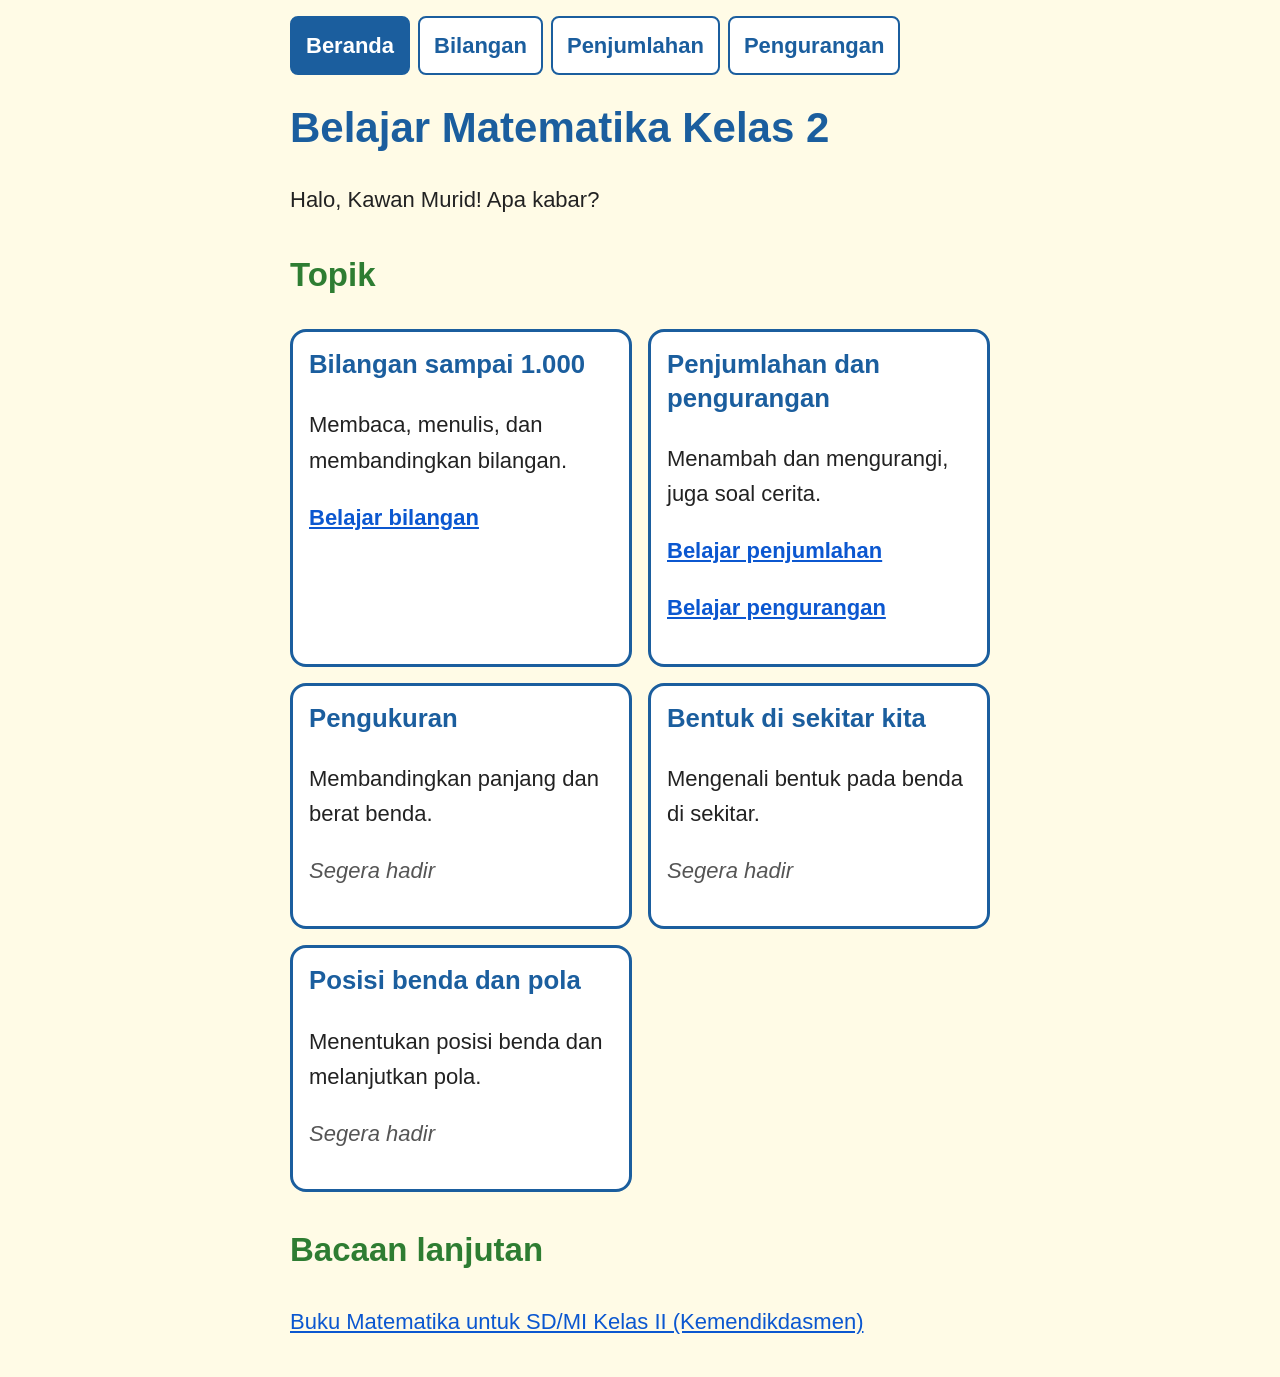
<file: index.html>
<!DOCTYPE html>
<html lang="id">
<head>
  <meta charset="UTF-8">
  <meta name="viewport" content="width=device-width, initial-scale=1">
  <title>Belajar Matematika Kelas 2</title>
  <link rel="stylesheet" href="css/style.css">
</head>
<body>
  <nav class="menu">
    <a href="index.html" aria-current="page">Beranda</a>
  </nav>
  <h1>Belajar Matematika Kelas 2</h1>
  <p>Halo, Kawan Murid! Apa kabar?</p>

  <h2>Topik</h2>
  <section class="kartu-topik">
    <article class="kartu">
      <h3>Bilangan sampai 1.000</h3>
      <p>Membaca, menulis, dan membandingkan bilangan.</p>
      <p><a href="topik/bilangan.html">Belajar bilangan</a></p>
    </article>
    <article class="kartu">
      <h3>Penjumlahan dan pengurangan</h3>
      <p>Menambah dan mengurangi, juga soal cerita.</p>
      <p><a href="topik/penjumlahan.html">Belajar penjumlahan</a></p>
      <p><a href="topik/pengurangan.html">Belajar pengurangan</a></p>
    </article>
    <article class="kartu">
      <h3>Pengukuran</h3>
      <p>Membandingkan panjang dan berat benda.</p>
      <p class="segera">Segera hadir</p>
    </article>
    <article class="kartu">
      <h3>Bentuk di sekitar kita</h3>
      <p>Mengenali bentuk pada benda di sekitar.</p>
      <p class="segera">Segera hadir</p>
    </article>
    <article class="kartu">
      <h3>Posisi benda dan pola</h3>
      <p>Menentukan posisi benda dan melanjutkan pola.</p>
      <p class="segera">Segera hadir</p>
    </article>
  </section>

  <h2>Bacaan lanjutan</h2>
  <p>
    <a href="https://buku.kemendikdasmen.go.id/katalog/matematika-untuk-sdmi-kelas-ii">
      Buku Matematika untuk SD/MI Kelas II (Kemendikdasmen)
    </a>
  </p>
  <script src="js/menu.js"></script>
</body>
</html>
</file>
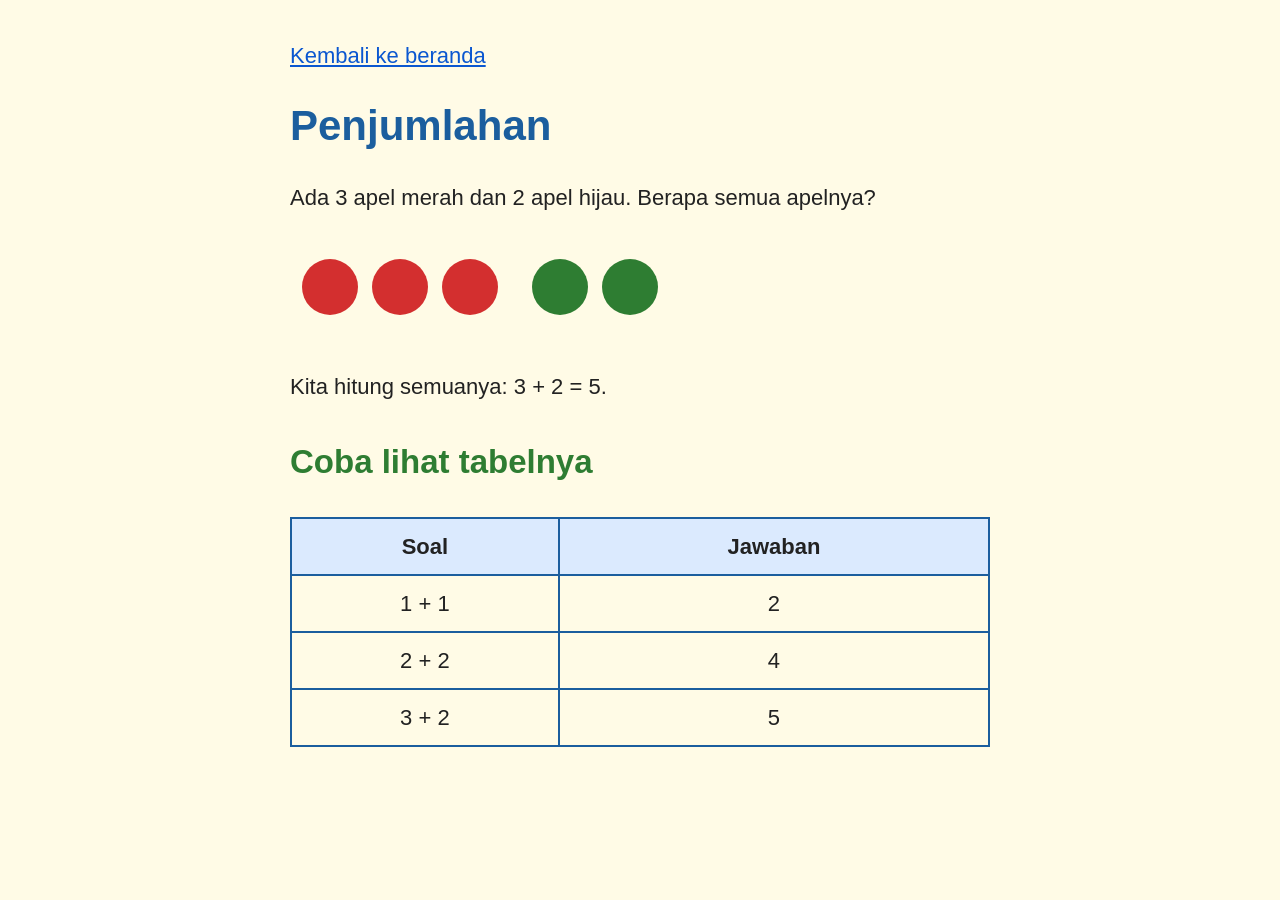
<file: contoh-materi.html>
<!DOCTYPE html>
<html lang="id">
<head>
  <meta charset="UTF-8">
  <meta name="viewport" content="width=device-width, initial-scale=1">
  <title>Penjumlahan | Belajar Matematika Kelas 2</title>
  <link rel="stylesheet" href="css/style.css">
</head>
<body>
  <p><a href="index.html">Kembali ke beranda</a></p>

  <h1>Penjumlahan</h1>
  <p>Ada 3 apel merah dan 2 apel hijau. Berapa semua apelnya?</p>

  <img src="gambar/apel.svg" alt="Tiga apel merah dan dua apel hijau">

  <p>Kita hitung semuanya: 3 + 2 = 5.</p>

  <h2>Coba lihat tabelnya</h2>
  <table>
    <tr>
      <th>Soal</th>
      <th>Jawaban</th>
    </tr>
    <tr>
      <td>1 + 1</td>
      <td>2</td>
    </tr>
    <tr>
      <td>2 + 2</td>
      <td>4</td>
    </tr>
    <tr>
      <td>3 + 2</td>
      <td>5</td>
    </tr>
  </table>
</body>
</html>
</file>
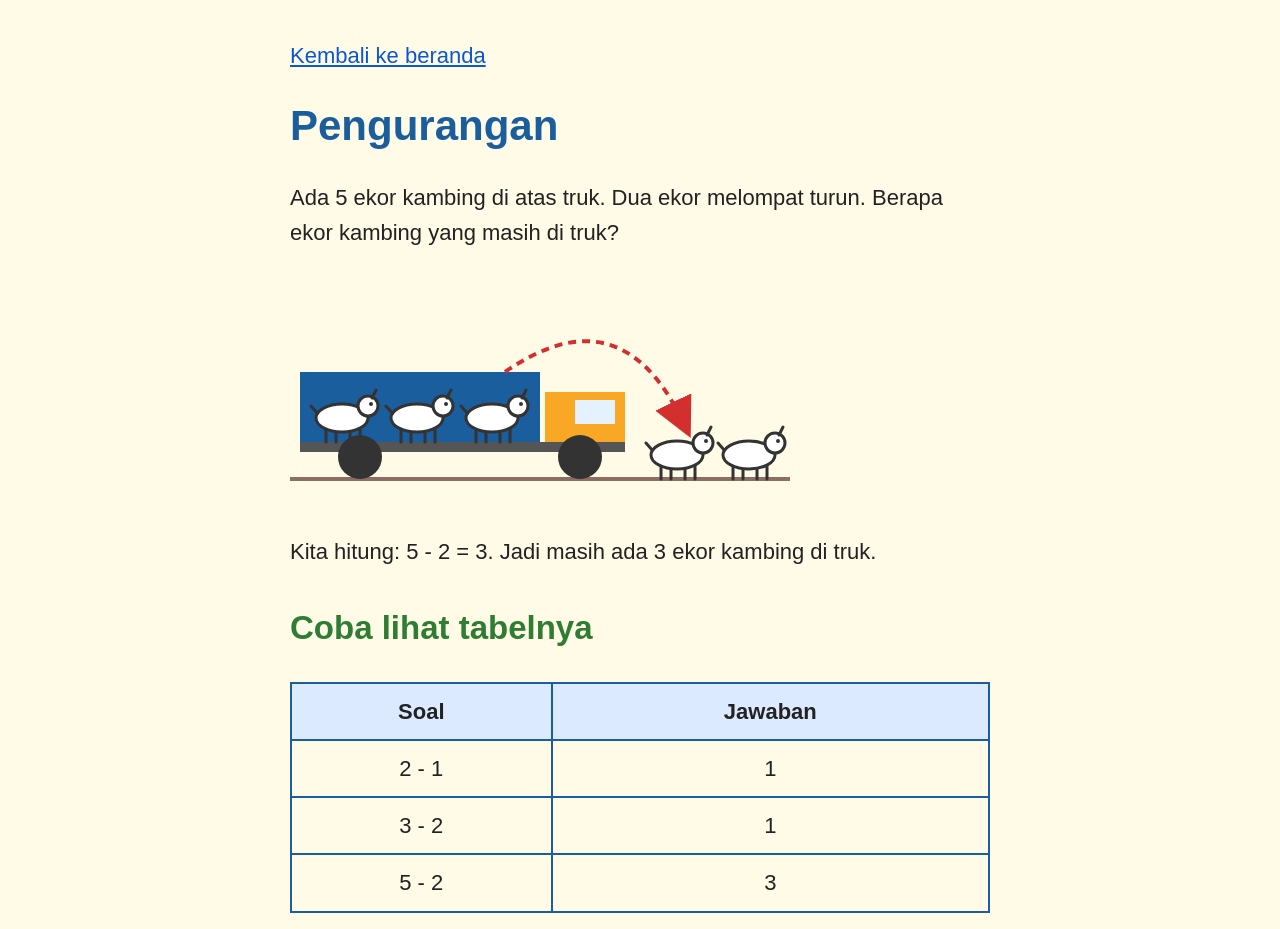
<file: pengurangan.html>
<!DOCTYPE html>
<html lang="id">
<head>
  <meta charset="UTF-8">
  <meta name="viewport" content="width=device-width, initial-scale=1">
  <title>Pengurangan | Belajar Matematika Kelas 2</title>
  <link rel="stylesheet" href="css/style.css">
</head>
<body>
  <p><a href="index.html">Kembali ke beranda</a></p>

  <h1>Pengurangan</h1>
  <p>Ada 5 ekor kambing di atas truk. Dua ekor melompat turun. Berapa ekor kambing yang masih di truk?</p>

  <img src="gambar/pengurangan.svg" alt="Truk membawa 3 kambing, dan 2 kambing lain sudah melompat turun ke tanah">

  <p>Kita hitung: 5 - 2 = 3. Jadi masih ada 3 ekor kambing di truk.</p>

  <h2>Coba lihat tabelnya</h2>
  <table>
    <tr>
      <th>Soal</th>
      <th>Jawaban</th>
    </tr>
    <tr>
      <td>2 - 1</td>
      <td>1</td>
    </tr>
    <tr>
      <td>3 - 2</td>
      <td>1</td>
    </tr>
    <tr>
      <td>5 - 2</td>
      <td>3</td>
    </tr>
  </table>
</body>
</html>
</file>
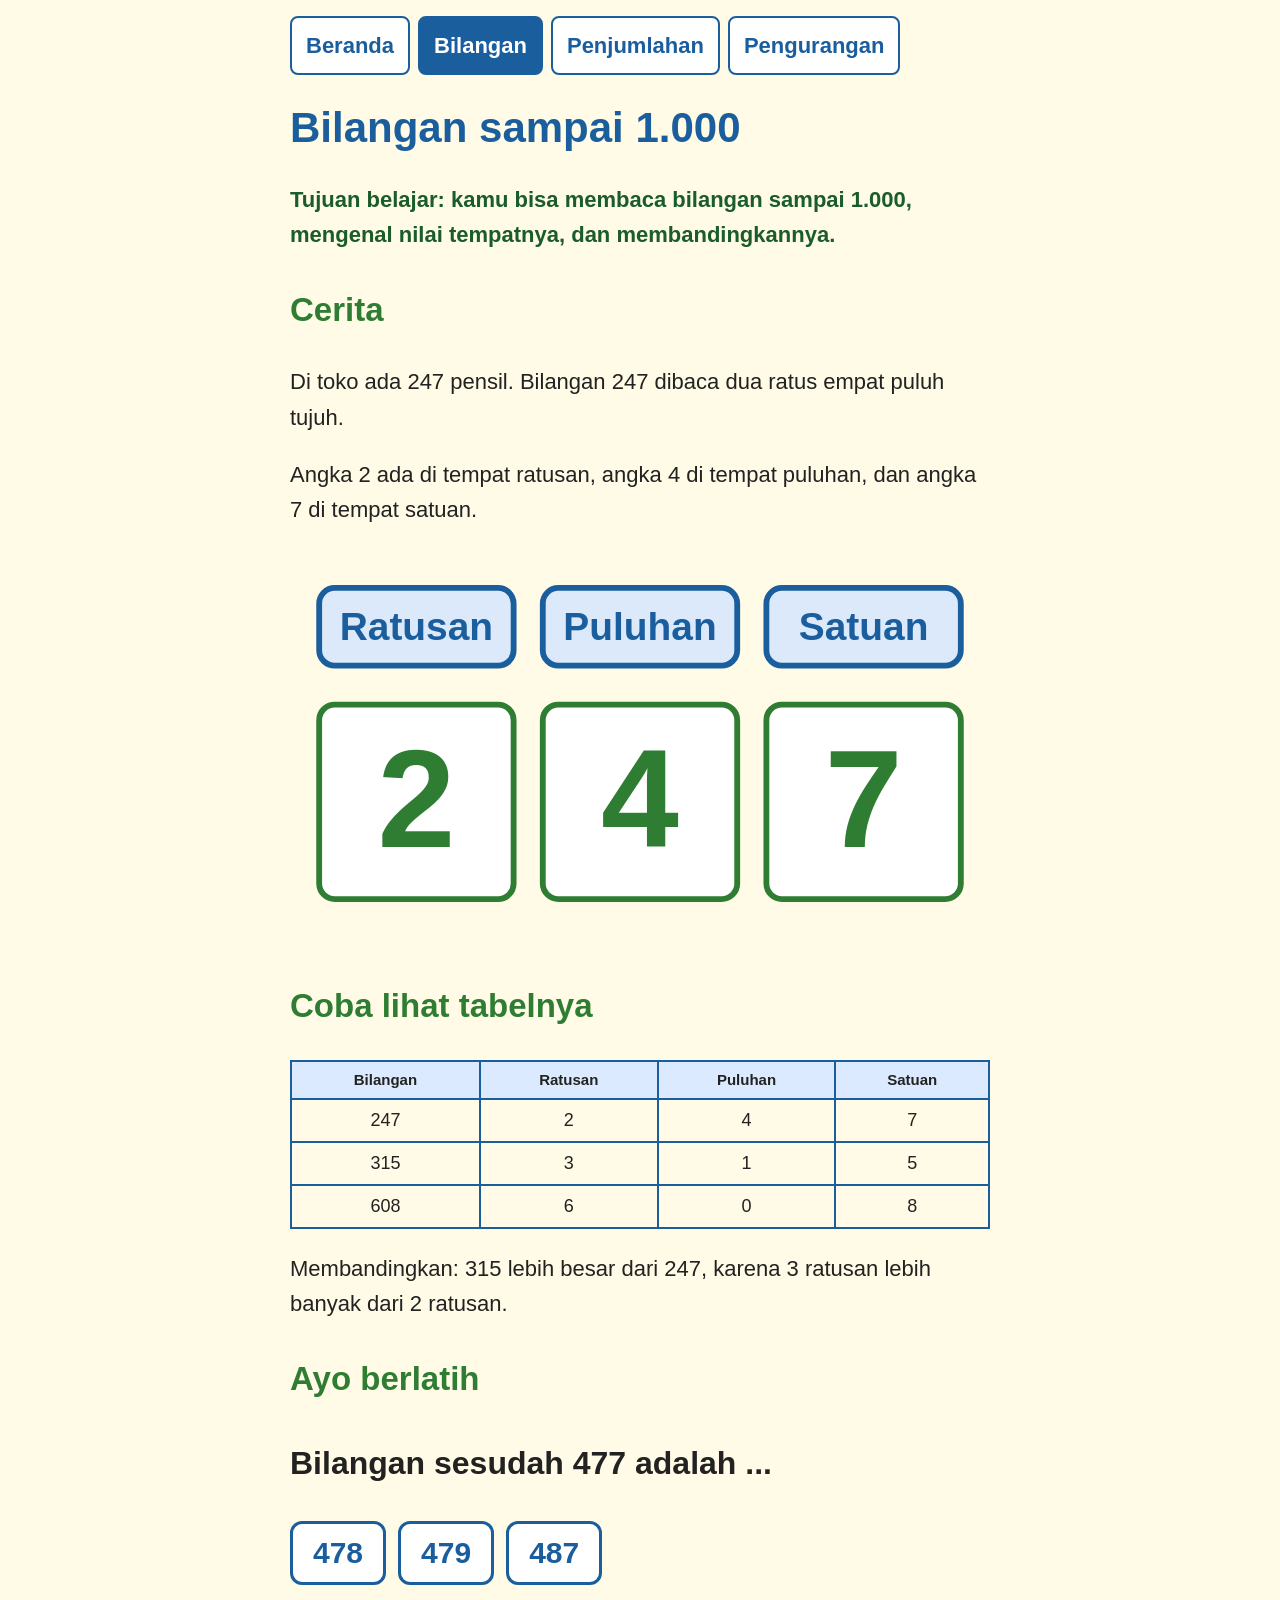
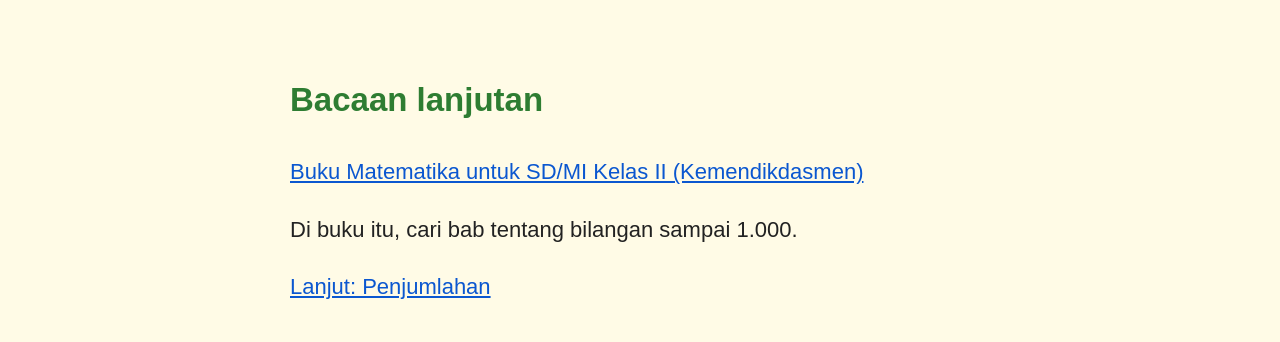
<file: topik/bilangan.html>
<!DOCTYPE html>
<html lang="id">
<head>
  <meta charset="UTF-8">
  <meta name="viewport" content="width=device-width, initial-scale=1">
  <title>Bilangan sampai 1.000 | Belajar Matematika Kelas 2</title>
  <link rel="stylesheet" href="../css/style.css">
  <style>
    .tabel-nilai th { font-size: 15px; padding: 6px 3px; }
    .tabel-nilai td { font-size: 18px; padding: 6px 3px; }
  </style>
</head>
<body>

  <nav class="menu">
    <a href="../index.html">Beranda</a>
  </nav>

  <h1>Bilangan sampai 1.000</h1>
  <p class="tujuan">Tujuan belajar: kamu bisa membaca bilangan sampai 1.000, mengenal nilai tempatnya, dan membandingkannya.</p>

  <h2>Cerita</h2>
  <p>Di toko ada 247 pensil. Bilangan 247 dibaca dua ratus empat puluh tujuh.</p>
  <p>Angka 2 ada di tempat ratusan, angka 4 di tempat puluhan, dan angka 7 di tempat satuan.</p>

  <img src="../gambar/bilangan.svg" alt="Bilangan 247: angka 2 di ratusan, angka 4 di puluhan, angka 7 di satuan">

  <h2>Coba lihat tabelnya</h2>
  <div style="overflow-x: auto;" role="region" aria-label="Tabel nilai tempat" tabindex="0">
    <table class="tabel-nilai">
      <tr>
        <th>Bilangan</th>
        <th>Ratusan</th>
        <th>Puluhan</th>
        <th>Satuan</th>
      </tr>
      <tr>
        <td>247</td>
        <td>2</td>
        <td>4</td>
        <td>7</td>
      </tr>
      <tr>
        <td>315</td>
        <td>3</td>
        <td>1</td>
        <td>5</td>
      </tr>
      <tr>
        <td>608</td>
        <td>6</td>
        <td>0</td>
        <td>8</td>
      </tr>
    </table>
  </div>

  <p>Membandingkan: 315 lebih besar dari 247, karena 3 ratusan lebih banyak dari 2 ratusan.</p>

  <section id="latihan" aria-labelledby="judul-latihan">
    <h2 id="judul-latihan">Ayo berlatih</h2>
    <p id="soal" aria-live="polite">Memuat soal...</p>
    <div id="pilihan"></div>
    <p id="umpan-balik" aria-live="polite"></p>
    <button type="button" id="tombol-lanjut" hidden>Soal berikutnya</button>
    <noscript>Latihan ini butuh JavaScript. Coba buka di peramban lain.</noscript>
  </section>

  <h2>Bacaan lanjutan</h2>
  <p>
    <a href="https://buku.kemendikdasmen.go.id/katalog/matematika-untuk-sdmi-kelas-ii">
      Buku Matematika untuk SD/MI Kelas II (Kemendikdasmen)
    </a>
  </p>
  <p>Di buku itu, cari bab tentang bilangan sampai 1.000.</p>
  <p><a href="penjumlahan.html">Lanjut: Penjumlahan</a></p>

  <script src="../js/latihan-bilangan.js"></script>
  <script src="../js/menu.js"></script>

</body>
</html>
</file>
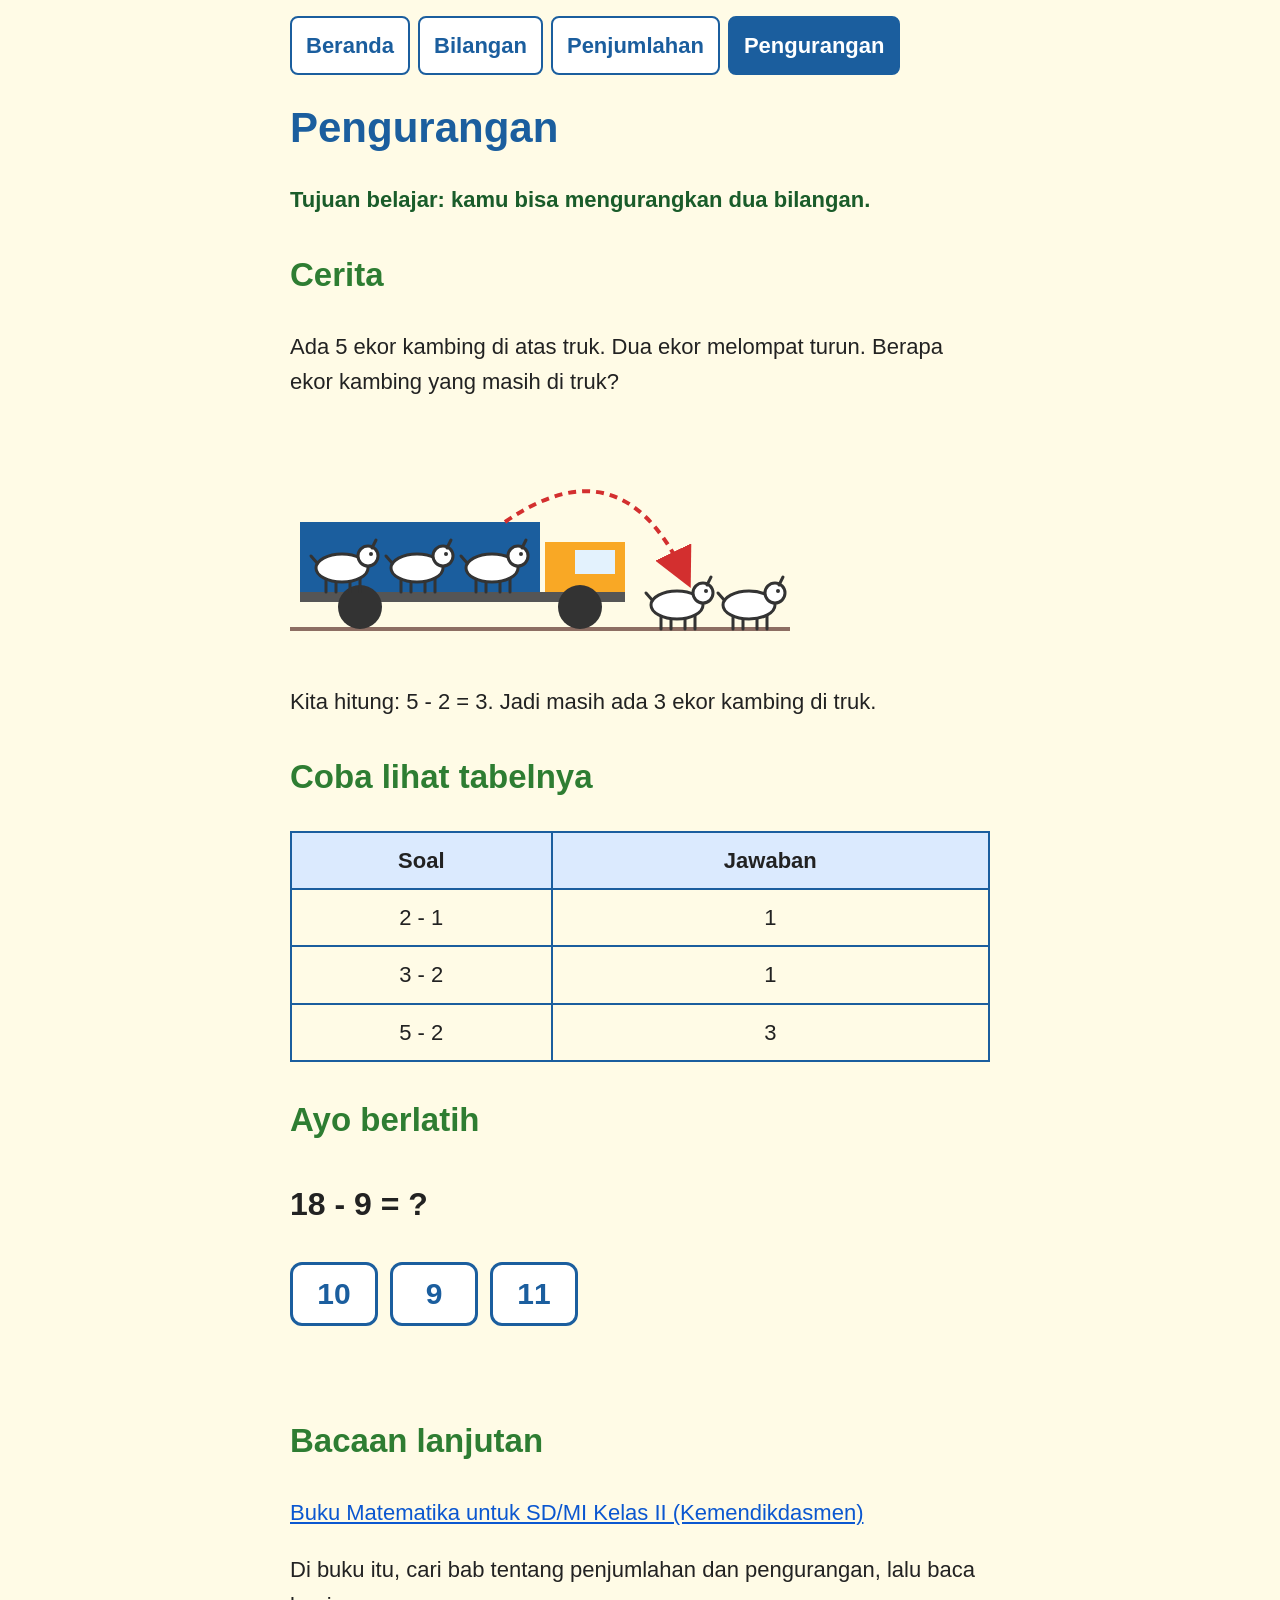
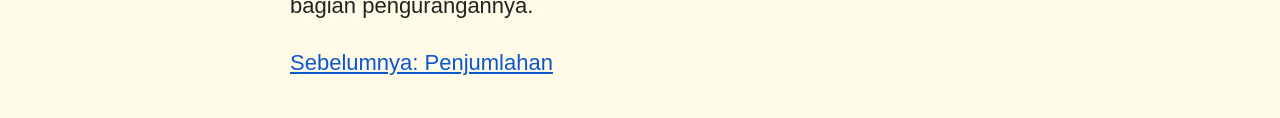
<file: topik/pengurangan.html>
<!DOCTYPE html>
<html lang="id">
<head>
  <meta charset="UTF-8">
  <meta name="viewport" content="width=device-width, initial-scale=1">
  <title>Pengurangan | Belajar Matematika Kelas 2</title>
  <link rel="stylesheet" href="../css/style.css">
</head>
<body>

  <nav class="menu">
    <a href="../index.html">Beranda</a>
  </nav>

  <h1>Pengurangan</h1>
  <p class="tujuan">Tujuan belajar: kamu bisa mengurangkan dua bilangan.</p>

  <h2>Cerita</h2>
  <p>Ada 5 ekor kambing di atas truk. Dua ekor melompat turun. Berapa ekor kambing yang masih di truk?</p>

  <img src="../gambar/pengurangan.svg" alt="Truk membawa 3 kambing, dan 2 kambing lain sudah melompat turun ke tanah">

  <p>Kita hitung: 5 - 2 = 3. Jadi masih ada 3 ekor kambing di truk.</p>

  <h2>Coba lihat tabelnya</h2>
  <table>
    <tr>
      <th>Soal</th>
      <th>Jawaban</th>
    </tr>
    <tr>
      <td>2 - 1</td>
      <td>1</td>
    </tr>
    <tr>
      <td>3 - 2</td>
      <td>1</td>
    </tr>
    <tr>
      <td>5 - 2</td>
      <td>3</td>
    </tr>
  </table>

  <section id="latihan" data-jenis="pengurangan" aria-labelledby="judul-latihan">
    <h2 id="judul-latihan">Ayo berlatih</h2>
    <p id="soal" aria-live="polite">Memuat soal...</p>
    <div id="pilihan"></div>
    <p id="umpan-balik" aria-live="polite"></p>
    <button type="button" id="tombol-lanjut" hidden>Soal berikutnya</button>
    <noscript>Latihan ini butuh JavaScript. Coba buka di peramban lain.</noscript>
  </section>

  <h2>Bacaan lanjutan</h2>
  <p>
    <a href="https://buku.kemendikdasmen.go.id/katalog/matematika-untuk-sdmi-kelas-ii">
      Buku Matematika untuk SD/MI Kelas II (Kemendikdasmen)
    </a>
  </p>
  <p>Di buku itu, cari bab tentang penjumlahan dan pengurangan, lalu baca bagian pengurangannya.</p>

  <p><a href="penjumlahan.html">Sebelumnya: Penjumlahan</a></p>

  <script src="../js/latihan.js"></script>
  <script src="../js/menu.js"></script>
</body>
</html>
</file>
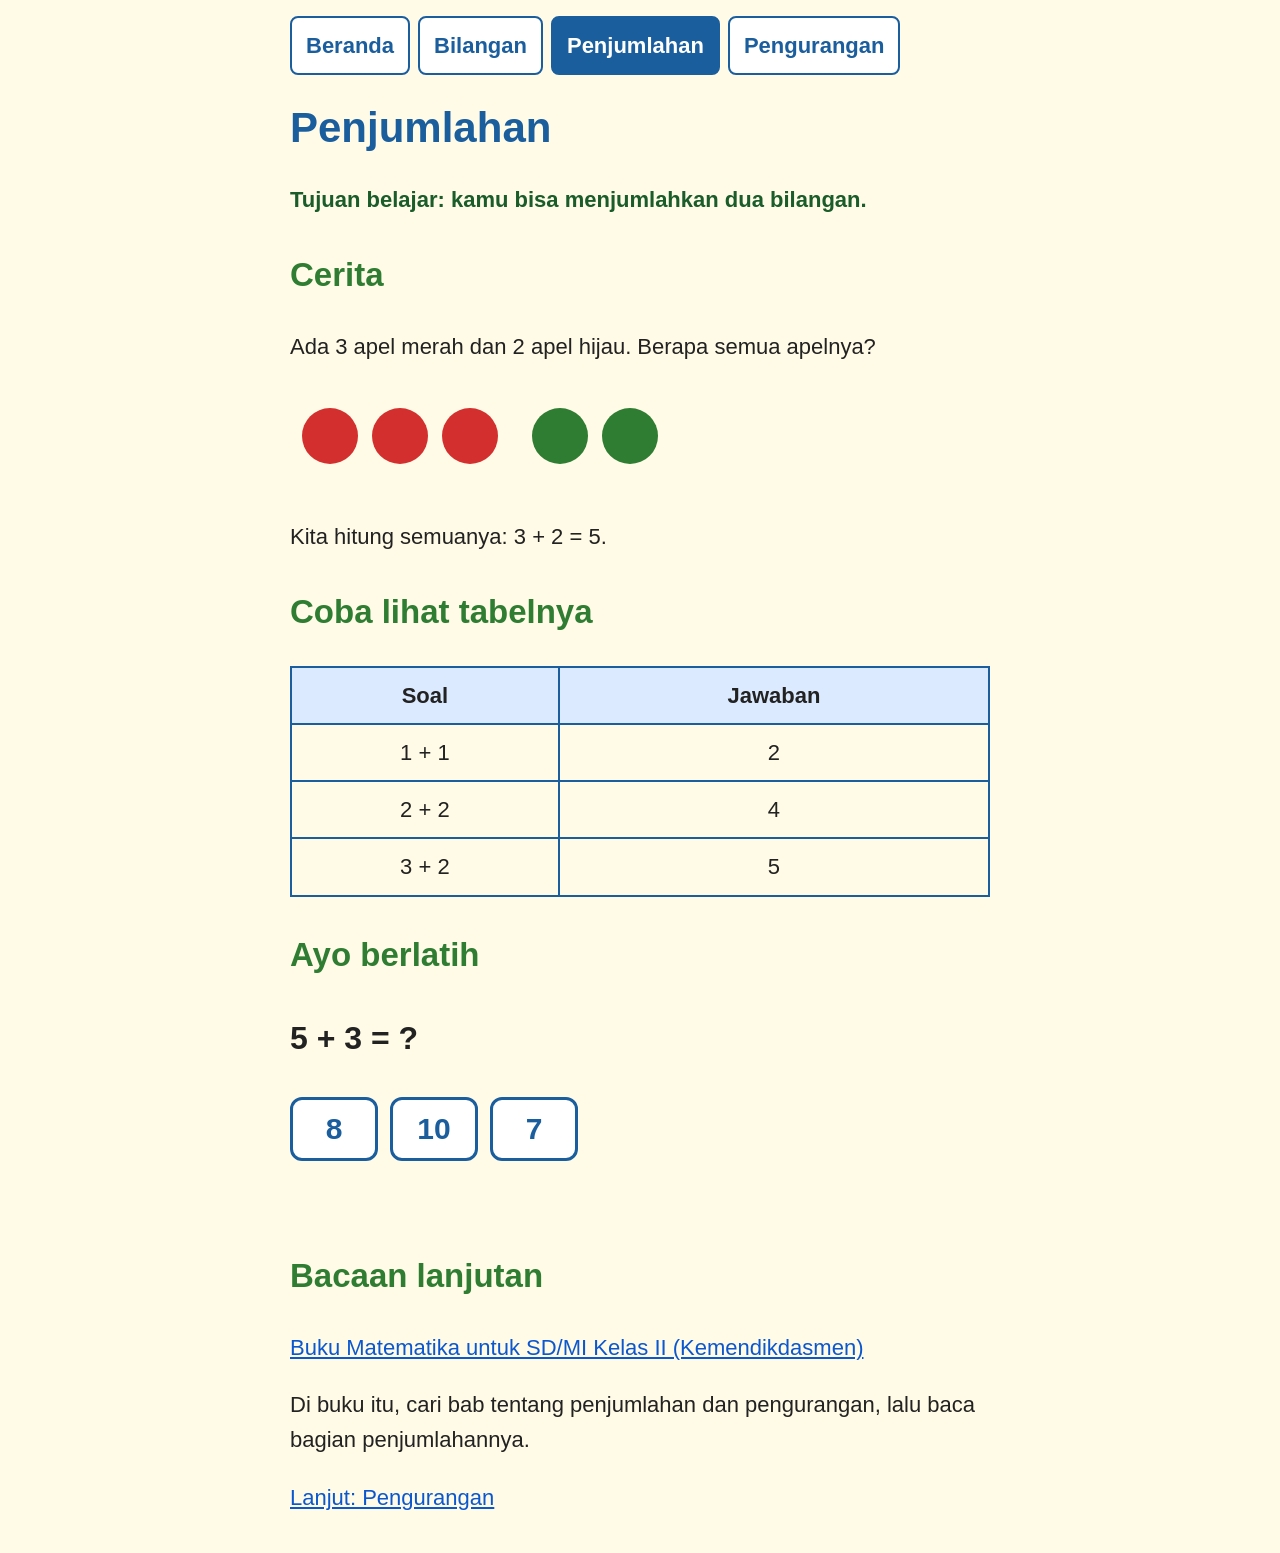
<file: topik/penjumlahan.html>
<!DOCTYPE html>
<html lang="id">
<head>
  <meta charset="UTF-8">
  <meta name="viewport" content="width=device-width, initial-scale=1">
  <title>Penjumlahan | Belajar Matematika Kelas 2</title>
  <link rel="stylesheet" href="../css/style.css">
</head>
<body>

  <nav class="menu">
    <a href="../index.html">Beranda</a>
  </nav>

  <h1>Penjumlahan</h1>
  <p class="tujuan">Tujuan belajar: kamu bisa menjumlahkan dua bilangan.</p>

  <h2>Cerita</h2>
  <p>Ada 3 apel merah dan 2 apel hijau. Berapa semua apelnya?</p>

  <img src="../gambar/apel.svg" alt="Tiga apel merah dan dua apel hijau">

  <p>Kita hitung semuanya: 3 + 2 = 5.</p>

  <h2>Coba lihat tabelnya</h2>
  <table>
    <tr>
      <th>Soal</th>
      <th>Jawaban</th>
    </tr>
    <tr>
      <td>1 + 1</td>
      <td>2</td>
    </tr>
    <tr>
      <td>2 + 2</td>
      <td>4</td>
    </tr>
    <tr>
      <td>3 + 2</td>
      <td>5</td>
    </tr>
  </table>

  <section id="latihan" data-jenis="penjumlahan" aria-labelledby="judul-latihan">
    <h2 id="judul-latihan">Ayo berlatih</h2>
    <p id="soal" aria-live="polite">Memuat soal...</p>
    <div id="pilihan"></div>
    <p id="umpan-balik" aria-live="polite"></p>
    <button type="button" id="tombol-lanjut" hidden>Soal berikutnya</button>
    <noscript>Latihan ini butuh JavaScript. Coba buka di peramban lain.</noscript>
  </section>

  <h2>Bacaan lanjutan</h2>
  <p>
    <a href="https://buku.kemendikdasmen.go.id/katalog/matematika-untuk-sdmi-kelas-ii">
      Buku Matematika untuk SD/MI Kelas II (Kemendikdasmen)
    </a>
  </p>
  <p>Di buku itu, cari bab tentang penjumlahan dan pengurangan, lalu baca bagian penjumlahannya.</p>
  <p><a href="pengurangan.html">Lanjut: Pengurangan</a></p>

  <script src="../js/latihan.js"></script>
  <script src="../js/menu.js"></script>

</body>
</html>
</file>
<file: css/style.css>
body {
     font-family: Arial, sans-serif;
     font-size: 22px;
     line-height: 1.6;
     color: #222222;
     background-color: #fffbe6;
     max-width: 700px;
     margin: 0 auto;
     padding: 16px;
   }

   h1 {
     color: #1b5e9e;
     font-size: 30px;
     line-height: 1.2;
   }

   @media (min-width: 600px) {
    h1 {
        font-size: 42px;
    }
   }

   h2 {
     color: #2e7d32;
     margin-top: 32px;
   }

   a {
     color: #0b57d0;
   }

   li {
     margin-bottom: 8px;
   }

.kartu-topik {
  display: grid;
  grid-template-columns: repeat(auto-fit, minmax(min(300px, 100%), 1fr));
  gap: 16px;
}

.kartu {
  background-color: #ffffff;
  border: 3px solid #1b5e9e;
  border-radius: 16px;
  padding: 16px;
}

.kartu h3 {
  margin-top: 0;
  color: #1b5e9e;
  line-height: 1.3;
}

img {
  max-width: 100%;
  height: auto;
}

table {
  border-collapse: collapse;
  width: 100%;
}

th, td {
  border: 2px solid #1b5e9e;
  padding: 10px;
  text-align: center;
}

th {
  background-color: #dbeafe;
}

.kartu a {
  font-weight: bold;
}

.segera {
  color: #555555;
  font-style: italic;
}

.tujuan {
  font-weight: bold;
  color: #1a5c2a;
}

.menu {
  display: flex;
  flex-wrap: wrap;
  gap: 8px;
  margin-bottom: 16px;
}

.menu a {
  padding: 10px 14px;
  border: 2px solid #1b5e9e;
  border-radius: 8px;
  background: #ffffff;
  color: #1b5e9e;
  font-weight: bold;
  text-decoration: none;
}

.menu a[aria-current="page"] {
  background: #1b5e9e;
  color: #ffffff;
}

/* ===== Latihan interaktif (Tahap 5) ===== */

#pilihan {
  display: flex;
  flex-wrap: wrap;
  gap: 12px;
  margin: 16px 0;
}

.pilihan-jawaban {
  min-width: 88px;
  min-height: 64px;
  padding: 8px 20px;
  font-family: inherit;
  font-size: 30px;
  font-weight: bold;
  color: #1b5e9e;
  background: #ffffff;
  border: 3px solid #1b5e9e;
  border-radius: 12px;
  cursor: pointer;
}

.pilihan-jawaban:hover {
  background: #dbeafe;
}

.pilihan-jawaban:focus-visible,
#tombol-lanjut:focus-visible {
  outline: 4px solid #222222;
  outline-offset: 3px;
}

/* Setelah dijawab, tombol terkunci */
.pilihan-jawaban:disabled {
  cursor: default;
  color: #555555;
  background: #f2f2f2;
  border-color: #999999;
}

.pilihan-jawaban.benar,
.pilihan-jawaban.benar:disabled {
  color: #1b5e20;
  background: #e8f5e9;
  border-color: #1b5e20;
}

.pilihan-jawaban.benar::after {
  content: " \2713";
}

.pilihan-jawaban.salah,
.pilihan-jawaban.salah:disabled {
  color: #b71c1c;
  background: #fdecea;
  border-color: #b71c1c;
}

.pilihan-jawaban.salah::after {
  content: " \2717";
}

#soal {
  font-size: 32px;
  font-weight: bold;
}

#umpan-balik {
  min-height: 1.6em;
  font-weight: bold;
}

#tombol-lanjut {
  min-height: 56px;
  padding: 8px 24px;
  font-family: inherit;
  font-size: 24px;
  font-weight: bold;
  color: #ffffff;
  background: #1b5e9e;
  border: 3px solid #1b5e9e;
  border-radius: 12px;
  cursor: pointer;
}

/* Penting: tanpa ini, tombol tetap terlihat walau atribut hidden aktif */
#tombol-lanjut[hidden] {
  display: none;
}

/* ===== Menu lebih ringkas di layar sempit (Tahap 7) ===== */

@media (max-width: 480px) {
  .menu {
    gap: 6px;
    margin-bottom: 12px;
  }

  .menu a {
    padding: 8px 10px;
    min-height: 44px;
    box-sizing: border-box;
    display: inline-flex;
    align-items: center;
    font-size: 18px;
  }
}
</file>
